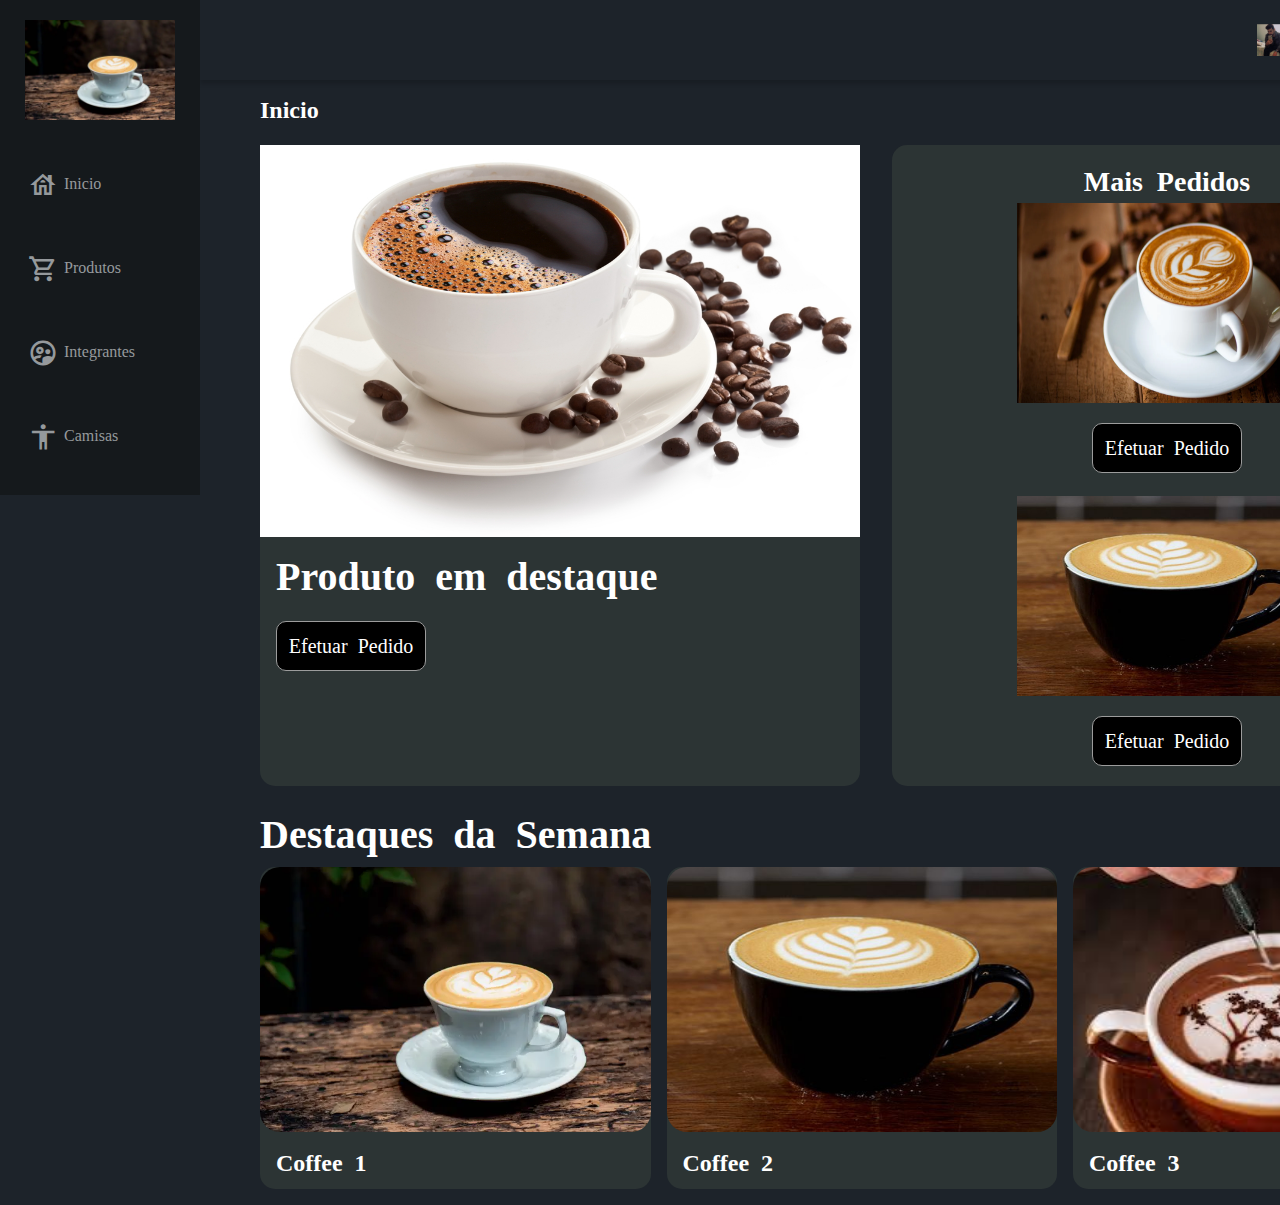
<file: index.html>
<!DOCTYPE html>
<html lang="pt-br">
    <head>
        <meta charset="UTF-8">
        <meta http-equiv="X-UA-Compatible" content="IE=edge">
        <meta name="viewport" content="width=device-width, initial-scale=1.0">
        <link rel="preconnect" href="https://fonts.googleapis.com">
        <link rel="preconnect" href="https://fonts.gstatic.com" crossorigin>
        <link rel="stylesheet" href="https://fonts.googleapis.com/css2?family=Open+Sans:wght@400;600;700&display=swap">
        <link rel="stylesheet" href="assets/css/reset.css">
        <link rel="stylesheet" href="assets/css/style.css">
        <title>Coffee site Home</title>
    </head>
    <body>
        <header class="cabecalho">
            <button class="cabecalho__menu" aria-label="menu"><i></i></button>
            <img src="assets/img/logo.jpg" alt="coffee" class="cabecalho__logo">
            <p class="cabecalho__perfil">Dreik H</p>
            <button class="cabecalho__notificacao" aria-label="notificação"><i></i></button>
        </header>
        <nav class="menu-lateral">
            <img src="assets/img/logo.jpg" alt="logotipo HZC" class="menu-lateral__logo">
            <a href="../BasicSite2/index.html" target="_blank" class="menu-lateral__link menu-lateral__link--inicio">Inicio</a>
            <a href="../BasicSite2/Produtos.html" target="_blank" class="menu-lateral__link menu-lateral__link--produtos">Produtos</a>
            <a href="../BasicSite2/Integrantes.html" target="_blank" class="menu-lateral__link menu-lateral__link--integrantes">Integrantes</a>
            <a href="../BasicSite2/Camisas.html" target="_blank" class="menu-lateral__link menu-lateral__link--camisas">Camisas</a>
        </nav>
        <main class="principal">
            <h2 class="titulo-pagina">Inicio</h2>
            <article class="cartao cartao--destaque">
                <img src="assets/img/destaque.jpg" alt="img" class="cartao--imagem cartao__imagem--mobile">
                <img src="assets/img/destaque.jpg" alt="img" class="cartao--imagem cartao__imagem--desktop">
                <div class="cartao__conteudo">
                    <p class="destaque">Produto em destaque</p>

                    <button class="botao"> Efetuar Pedido  </button>
                </div>
            </article>
            <article class="cartao maispedidos">
                <h3 class="cartao__titulo">Mais Pedidos</h3>
                <ul class="cartao__lista">
                    <li class="cartao__item">
                        <img src="assets/img/coffe1.jpg" alt="thumbnail" class="cartao__item-thumbnail">
                        
                        <button class="botao"> Efetuar Pedido  </button>

                    </li>
                    <li class="cartao__item">
                        <img src="assets/img/coffe2.jpg" alt="thumbnail" class="cartao__item-thumbnail">
                        
                        <button class="botao"> Efetuar Pedido  </button>                        
                </ul>
            </article>
            <section class="secao secao2">
                <h3 class="titulo--secao">Destaques da Semana</h3>
                <article class="cartao">
                    <img src="assets/img/logo.jpg" alt="banner" class="imagem">
                    <div class="cartao__conteudo">
                        <h3 class="cartao__titulo">Coffee 1</h3>          
                    </div>
                </article>
                <article class="cartao">
                    <img src="assets/img/coffe2.jpg" alt="banner" class="imagem">
                    <div class="cartao__conteudo">
                        <h3 class="cartao__titulo">Coffee 2</h3>          
                    </div>
                </article>
                <article class="cartao">
                    <img src="assets/img/coffe3.jpg" alt="banner" class="imagem">
                    <div class="cartao__conteudo">
                        <h3 class="cartao__titulo">Coffee 3</h3>          
                    </div>
                </article>
                <article class="cartao">
                    <img src="assets/img/coffe4.jpg" alt="banner" class="imagem">
                    <div class="cartao__conteudo">
                        <h3 class="cartao__titulo">Coffee 4</h3>          
                    </div>
                </article>

        </main>



    
        <script src="assets/js/index.js"></script>
    </body>
</html>
</file>
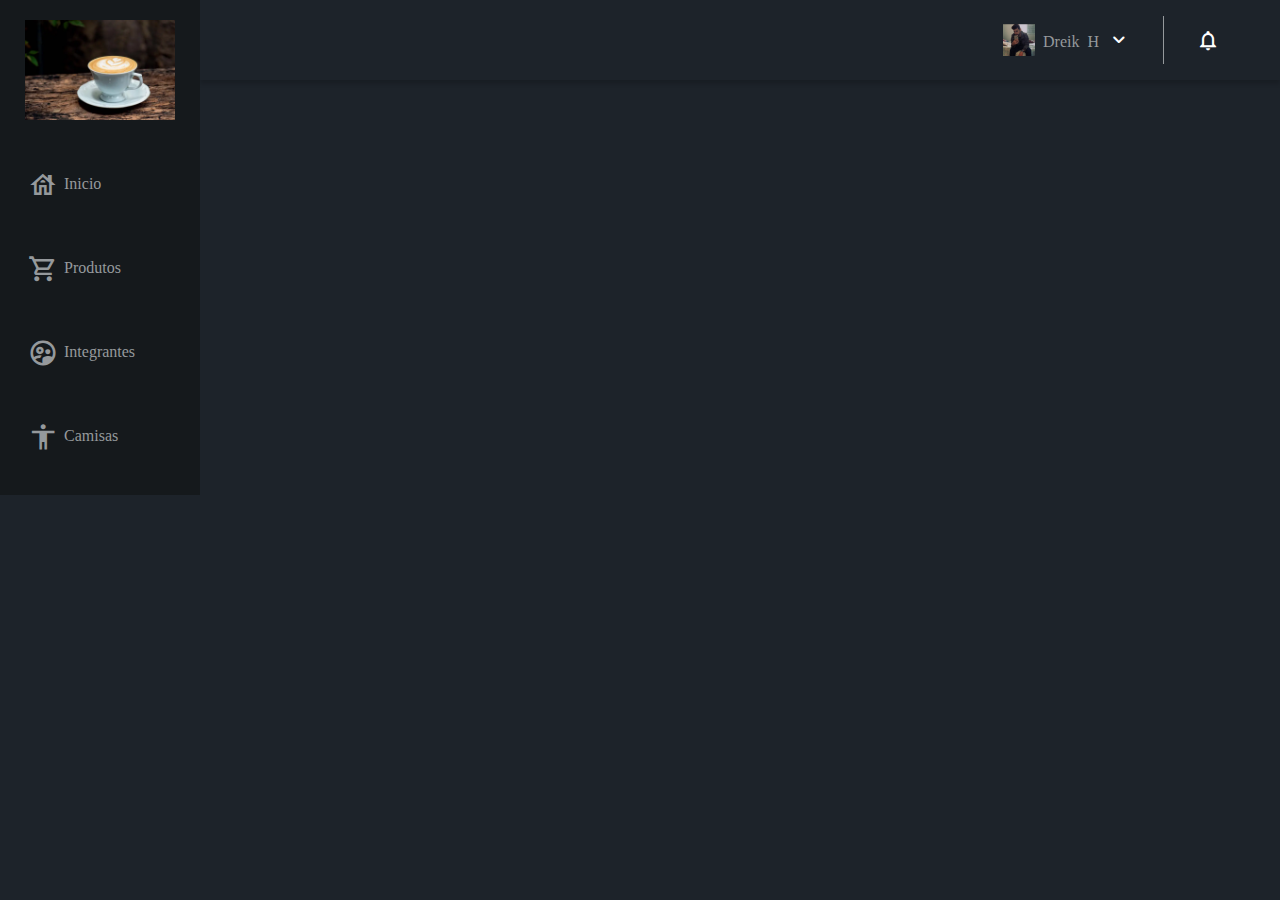
<file: Camisas.html>
<!DOCTYPE html>
<html lang="pt-br">
    <head>
        <meta charset="UTF-8">
        <meta http-equiv="X-UA-Compatible" content="IE=edge">
        <meta name="viewport" content="width=device-width, initial-scale=1.0">
        <link rel="preconnect" href="https://fonts.googleapis.com">
        <link rel="preconnect" href="https://fonts.gstatic.com" crossorigin>
        <link rel="stylesheet" href="https://fonts.googleapis.com/css2?family=Open+Sans:wght@400;600;700&display=swap">
        <link rel="stylesheet" href="assets/css/reset.css">
        <link rel="stylesheet" href="assets/css/style.css">
        <title>Coffee site Home</title>
    </head>
    <body>
        <header class="cabecalho">
            <button class="cabecalho__menu" aria-label="menu"><i></i></button>
            <img src="assets/img/logo.jpg" alt="coffee" class="cabecalho__logo">
            <p class="cabecalho__perfil">Dreik H</p>
            <button class="cabecalho__notificacao" aria-label="notificação"><i></i></button>
        </header>
        <nav class="menu-lateral">
            <img src="assets/img/logo.jpg" alt="logotipo HZC" class="menu-lateral__logo">
            <a href="../BasicSite2/index.html" target="_blank" class="menu-lateral__link menu-lateral__link--inicio">Inicio</a>
            <a href="../BasicSite2/Produtos.html" target="_blank" class="menu-lateral__link menu-lateral__link--produtos">Produtos</a>
            <a href="../BasicSite2/Integrantes.html" target="_blank" class="menu-lateral__link menu-lateral__link--integrantes">Integrantes</a>
            <a href="../BasicSite2/Camisas.html" target="_blank" class="menu-lateral__link menu-lateral__link--camisas">Camisas</a>
        </nav>
</file>
<file: assets/css/style.css>
.menu-lateral {
    display: flex;
    flex-direction: column;
    background-color: #15191C;
    width: 75vw;
    height: 55vh;
    position: absolute;
    left: -100vw;
    transition: .50s;
}

.menu-lateral--ativo {
    left: 0;
    transition: .50s;
}
.principal{
    padding: 24px 16px;
    display: grid;
    gap: 25px;
}
.menu-lateral__logo {
    align-self: center;
    width: 150px;
    padding: 20px;
}

.menu-lateral__link {
    height: 84px;
    color: #95999C;
    padding-left: 64px;
    display: flex;
    align-items: center;

}

.menu-lateral__link::before {
    content: "";
    width: 245px;
    height: 25px;
    font-size: 30px;
    position: absolute;
    left: 28px;
}

.menu-lateral__link--inicio::before {
    content:"\e902";
}

.menu-lateral__link--produtos::before {
    content:"\e901";
}

.menu-lateral__link--integrantes::before {
    content:"\e903";
}

.menu-lateral__link--camisas::before {
    content:"\e900";
}

.cabecalho {
    display: flex;
    justify-content: space-between;
    align-items: center;
    background-color: #15191C;
    padding: 16px 8px;
    box-shadow: 0px 4px 4px rgba(0, 0, 0, 0.16);
}

.cabecalho__menu i::before {
    content:"\e904";
    font-size: 24px;
}

.cabecalho__notificacao i::before {
    content: "\e906";
    font-size: 24px;
}

.cabecalho__logo {
    width: 40px;
}

.cabecalho__perfil {
    display: none;
}
.titulo-pagina {
    font-size: 1.5rem;
    font-weight: bold;
}

.titulo--secao {
    font-size: 40px;
    font-weight: bold;
}

.cartao__imagem--desktop {
    display: none;
    width: 600px;
}

.cartao {
    width: 100%;
    border-radius: 15px;
    background-color: #2c3434;
    justify-self: right;
}

.imagem {
    width: 390.5px;
    height: 264.5px;
    border-radius: 20px;
}
.cartao--destaque {
    margin-bottom: 16px;
    
}

.cartao--recentes {
    display: none;
}

.cartao__conteudo {
    padding: 16px;
    display: grid;
    grid-template-columns: auto 1fr;
    gap: 8px;
}

.destaque {
    grid-column: span 22;
    font-size: 40px;
    font-weight: bold;
}

.cartao__titulo {
    font-size: 1.5rem;
    font-weight: bold;
    grid-column: span 2;
}

.cartao__perfil {
    color: #95999C ;
    font-size: 0.9rem;
    grid-column: span 2;
}

.cartao__info {
    display: flex;
    align-items: center;
    color: #95999C;

}
.botao {
    max-width: 150px;
    border: 1px solid rgb(156, 156, 156);
    cursor: pointer;
    background-color: rgb(0, 0, 0);
    width: 300px;
    height: 50px;
    border-radius: 10px;
    font-size: 20px;
    margin-top: 20px;

}

.destaque {
    width: 100%;
    grid-column: span 2;
}

.cartao--recentes {
    display: none;
}


.secao {
    display: grid;
    gap: 16px;

}
@font-face {
    font-family: 'icones';
    src: url(../font/icones.ttf);
}

body {
    background-color: #1D232A;
    font-family: 'opensans','icones','sans-serife';
    color: #fff;
}

@media screen and (min-width: 530px){
    body {
        display: grid;
        grid-template-columns: auto 1fr;
    }
}
@media screen and (min-width: 530px) {
    .cabecalho{
        background-color: #1d232a;
        display: grid;
        grid-template-columns: 1fr auto;
        column-gap: 32px;
        padding: 16px 60px;
        height: 80px;
        box-sizing: border-box;
        grid-column: 2;
    }
    .cabecalho__menu{
        display: none;
    }
    .cabecalho__logo{
        display: none;
    }
    .cabecalho__perfil {
        display: grid;
        grid-template-columns: repeat(3, auto);
        column-gap: 8px;
        align-items: center;
        justify-self: flex-end;
        color: #95999C;
        padding: 8px 32px;
        border-right: 1px solid #95999C;
    }
    .cabecalho__perfil::before {
        content: "";
        display: block;
        width: 32px;
        height: 32px;
        background-image: url(../img/dk.jpg);
        background-size: contain;
        background-repeat: no-repeat;
        background-position: center;
    }
    .cabecalho__perfil::after {
        content: "\e90d";
        color: #fff;
        font-size: 1.5rem;
    }
}

@media screen and (min-width: 530px) {
    .cartao__imagem--mobile {
        display: none;
    }

    .cartao--destaque{
        margin-bottom: 0px;
    }

    .cartao__imagem--desktop{
        display: block;
    }



    .maispedidos {
        display: grid;
        grid-template-columns: auto auto;
        align-items: center;
        row-gap: 10px;
        width: 550px;
        padding: 20px;
        box-sizing: border-box;
    }

    .maispedidos .cartao__titulo {
        display: flex;
        justify-content: center;
        font-size: 28px;
    }

    .cartao__link {
        font-size: 0.8rem;
        font-weight: 600;
        justify-self: flex-end;
        color: #0480dc;
    }

    .cartao__lista {
        display: grid;
        grid-column: span 2;
        row-gap: 23px;

    }

    .cartao__item {
        display: flex;
        flex-direction: column;
        align-items: center;
    }

    .cartao__item-thumbnail {
        width: 32px;
        grid-row: span 2;
        width: 300px;
        height: 200px;
    }

    .cartao__item-titulo {
        font-size: 0.9rem;
        font-weight: 530;
        line-height: 1.2rem;
    }

    .cartao__item-perfil {
        font-size: 0.8rem;
        color: #95999C;
    }
}
    @media screen and (min-width: 530px) {
        .secao{
            grid-template-columns: repeat(4, 1fr);
        }
    }

@media screen and (min-width: 530px){
    .titulo-pagina{
        grid-area: titulo-pagina;
    }
    .secao2 {
        grid-area: secao2;
    }
    
}

@media screen and (min-width: 530px) {
    .menu-lateral{
        position: static;
        width: 200px;
        grid-column: 1;
        grid-row: 1 / span 2;
    }
}

@media screen and (min-width: 530px) {
    .principal {
        display: grid;
        grid-template-columns: auto 1fr auto;
        grid-template-areas: 
            "titulo-pagina titulo-pagina titulo-pagina"
            "destaque-video destaque-video videos-recentes"
            "secao2 secao2 secao2"
        ;
        column-gap: 32px;
        padding: 16px 60px;
        grid-column: 2;
    }

    .titulo--secao{
        grid-column: span 4;
    }

}
</file>
